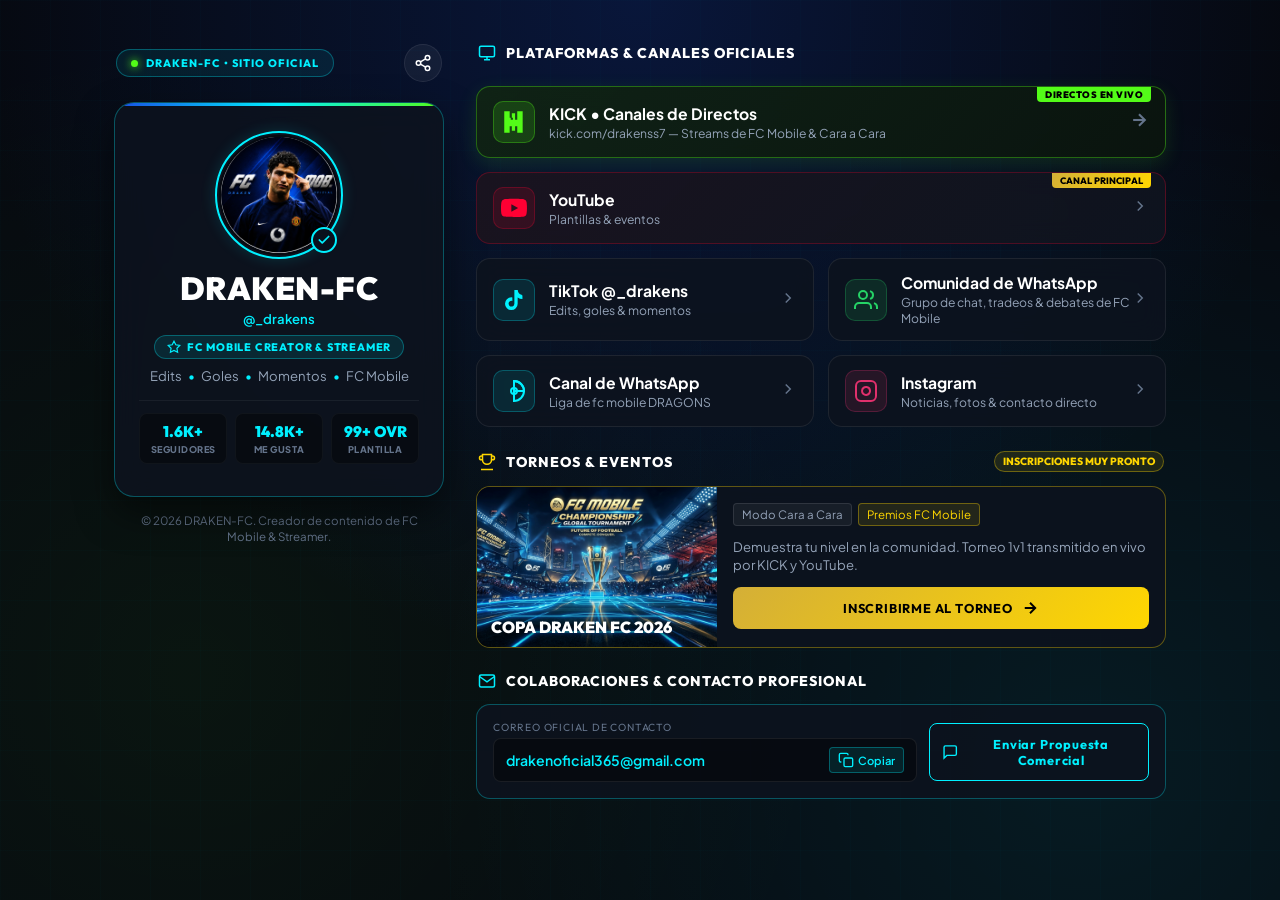
<file: index.html>
<!DOCTYPE html>
<html lang="es">
<head>
    <meta charset="UTF-8">
    <meta name="viewport" content="width=device-width, initial-scale=1.0">
    <title>DRAKEN-FC | Creador FC Mobile & Streamer</title>
    <meta name="description" content="Página oficial de enlaces de DRAKEN-FC (@_drakens). Creador de contenido de FC Mobile, Edits, Goles y Streamer en KICK.">
    
    <!-- Open Graph / Meta -->
    <meta property="og:title" content="DRAKEN-FC (@_drakens) - FC Mobile Creator & Streamer">
    <meta property="og:description" content="Enlaces oficiales de DRAKEN-FC: KICK, YouTube, TikTok, WhatsApp y Torneos FC Mobile.">
    <meta property="og:image" content="assets/logo.jpg">
    <meta property="og:type" content="website">

    <!-- Google Fonts -->
    <link rel="preconnect" href="https://fonts.googleapis.com">
    <link rel="preconnect" href="https://fonts.gstatic.com" crossorigin>
    <link href="https://fonts.googleapis.com/css2?family=Outfit:wght@400;500;600;700;800;900&family=Plus+Jakarta+Sans:wght@400;500;600;700;800&display=swap" rel="stylesheet">

    <!-- CSS -->
    <link rel="stylesheet" href="styles.css">
</head>
<body>
    <!-- Background Atmosphere -->
    <div class="bg-stadium-lights"></div>
    <div class="bg-pitch-pattern"></div>

    <div class="app-layout">
        
        <!-- SIDEBAR (PROFILE & BRANDING) -->
        <aside class="profile-sidebar">
            <header class="top-brand-bar">
                <div class="official-badge">
                    <span class="live-dot-green"></span>
                    <span>DRAKEN-FC • SITIO OFICIAL</span>
                </div>
                <button class="share-icon-btn" id="share-btn" aria-label="Compartir página" title="Compartir página">
                    <svg width="18" height="18" viewBox="0 0 24 24" fill="none" stroke="currentColor" stroke-width="2" stroke-linecap="round" stroke-linejoin="round">
                        <circle cx="18" cy="5" r="3"></circle>
                        <circle cx="6" cy="12" r="3"></circle>
                        <circle cx="18" cy="19" r="3"></circle>
                        <line x1="8.59" y1="13.51" x2="15.42" y2="17.49"></line>
                        <line x1="15.41" y1="6.51" x2="8.59" y2="10.49"></line>
                    </svg>
                </button>
            </header>

            <div class="profile-card">
                <!-- CR7 Profile Picture with Electric Cyan Glow Ring -->
                <div class="avatar-container">
                    <div class="avatar-cyan-ring"></div>
                    <img src="assets/logo.jpg" alt="Perfil DRAKEN-FC" class="avatar-img">
                    <div class="verified-seal" title="Creador Verificado FC Mobile">
                        <svg width="14" height="14" viewBox="0 0 24 24" fill="none" stroke="#00f0ff" stroke-width="3" stroke-linecap="round" stroke-linejoin="round">
                            <polyline points="20 6 9 17 4 12"></polyline>
                        </svg>
                    </div>
                </div>

                <div class="profile-meta">
                    <h1 class="brand-name">DRAKEN-FC</h1>
                    <span class="user-handle">@_drakens</span>
                    
                    <div class="creator-badge">
                        <svg width="14" height="14" viewBox="0 0 24 24" fill="none" stroke="currentColor" stroke-width="2">
                            <polygon points="12 2 15.09 8.26 22 9.27 17 14.14 18.18 21.02 12 17.77 5.82 21.02 7 14.14 2 9.27 8.91 8.26 12 2"></polygon>
                        </svg>
                        <span>FC MOBILE CREATOR & STREAMER</span>
                    </div>
                    
                    <p class="profile-description">
                        <span>Edits</span>
                        <span class="dot">•</span>
                        <span>Goles</span>
                        <span class="dot">•</span>
                        <span>Momentos</span>
                        <span class="dot">•</span>
                        <span>FC Mobile</span>
                    </p>
                </div>

                <!-- Real Social Statistics Grid -->
                <div class="sports-stats-grid">
                    <div class="stat-box">
                        <span class="stat-num">1.6K+</span>
                        <span class="stat-tag">SEGUIDORES</span>
                    </div>
                    <div class="stat-box">
                        <span class="stat-num">14.8K+</span>
                        <span class="stat-tag">ME GUSTA</span>
                    </div>
                    <div class="stat-box">
                        <span class="stat-num">99+ OVR</span>
                        <span class="stat-tag">PLANTILLA</span>
                    </div>
                </div>
            </div>

            <div class="desktop-footer-note">
                <p>&copy; 2026 DRAKEN-FC. Creador de contenido de FC Mobile & Streamer.</p>
            </div>
        </aside>

        <!-- MAIN CONTENT (LINKS & SECTIONS) -->
        <main class="main-content">

            <!-- SECTION TITLE: PLATAFORMAS -->
            <div class="section-label-bar">
                <svg width="18" height="18" viewBox="0 0 24 24" fill="none" stroke="#00f0ff" stroke-width="2">
                    <rect x="2" y="3" width="20" height="14" rx="2" ry="2"></rect>
                    <line x1="8" y1="21" x2="16" y2="21"></line>
                    <line x1="12" y1="17" x2="12" y2="21"></line>
                </svg>
                <h2>PLATAFORMAS & CANALES OFICIALES</h2>
            </div>

            <!-- LINKS GRID / LIST -->
            <div class="links-wrapper">

                <!-- FEATURED MAIN LINK 1: KICK STREAMING (Direct from profile bio) -->
                <a href="https://kick.com/drakenss7" target="_blank" rel="noopener noreferrer" class="link-card featured-kick">
                    <div class="card-tag kick-tag">DIRECTOS EN VIVO</div>
                    <div class="card-icon kick-theme">
                        <!-- Kick SVG Icon -->
                        <svg width="26" height="26" viewBox="0 0 24 24" fill="currentColor">
                            <path d="M3 2h5v6h2V4h3v4h2V2h5v20h-5v-6h-2v4h-3v-4h-2v6H3V2zm6 8h2V8H9v2zm4 0h2V8h-2v2z"/>
                        </svg>
                    </div>
                    <div class="card-text-group">
                        <span class="card-heading">KICK • Canales de Directos</span>
                        <span class="card-subheading">kick.com/drakenss7 — Streams de FC Mobile & Cara a Cara</span>
                    </div>
                    <div class="card-arrow">
                        <svg width="20" height="20" viewBox="0 0 24 24" fill="none" stroke="currentColor" stroke-width="2.5">
                            <line x1="5" y1="12" x2="19" y2="12"></line>
                            <polyline points="12 5 19 12 12 19"></polyline>
                        </svg>
                    </div>
                </a>

                <!-- FEATURED MAIN LINK 2: YOUTUBE -->
                <a href="https://www.youtube.com/channel/UCKtDK82eQd17h2fNRlalhnA" target="_blank" rel="noopener noreferrer" class="link-card featured-yt">
                    <div class="card-tag yt-tag">CANAL PRINCIPAL</div>
                    <div class="card-icon yt-theme">
                        <svg width="26" height="26" viewBox="0 0 24 24" fill="currentColor">
                            <path d="M23.498 6.186a3.016 3.016 0 0 0-2.122-2.136C19.505 3.545 12 3.545 12 3.545s-7.505 0-9.377.505A3.017 3.017 0 0 0 .502 6.186C0 8.07 0 12 0 12s0 3.93.502 5.814a3.016 3.016 0 0 0 2.122 2.136c1.871.505 9.376.505 9.376.505s7.505 0 9.377-.505a3.015 3.015 0 0 0 2.122-2.136C24 15.93 24 12 24 12s0-3.93-.502-5.814zM9.545 15.568V8.432L15.818 12l-6.273 3.568z"/>
                        </svg>
                    </div>
                    <div class="card-text-group">
                        <span class="card-heading">YouTube</span>
                        <span class="card-subheading">Plantillas & eventos</span>
                    </div>
                    <div class="card-arrow">
                        <svg width="18" height="18" viewBox="0 0 24 24" fill="none" stroke="currentColor" stroke-width="2">
                            <polyline points="9 18 15 12 9 6"></polyline>
                        </svg>
                    </div>
                </a>

                <!-- TIKTOK -->
                <a href="https://www.tiktok.com/@_drakens" target="_blank" rel="noopener noreferrer" class="link-card tiktok-card">
                    <div class="card-icon tt-theme">
                        <svg width="24" height="24" viewBox="0 0 24 24" fill="currentColor">
                            <path d="M19.59 6.69a4.83 4.83 0 0 1-3.77-4.25V2h-3.45v13.67a2.89 2.89 0 0 1-5.2 1.74 2.89 2.89 0 0 1 2.31-4.64 2.93 2.93 0 0 1 .88.13V9.4a6.84 6.84 0 0 0-1-.05A6.33 6.33 0 0 0 3 15.68 6.34 6.34 0 0 0 9.33 22 6.33 6.33 0 0 0 15.67 15.68V9.38a8.16 8.16 0 0 0 4.77 1.52V7.47a4.85 4.85 0 0 1-.85-.78z"/>
                        </svg>
                    </div>
                    <div class="card-text-group">
                        <span class="card-heading">TikTok @_drakens</span>
                        <span class="card-subheading">Edits, goles & momentos</span>
                    </div>
                    <div class="card-arrow">
                        <svg width="18" height="18" viewBox="0 0 24 24" fill="none" stroke="currentColor" stroke-width="2">
                            <polyline points="9 18 15 12 9 6"></polyline>
                        </svg>
                    </div>
                </a>

                <!-- COMUNIDAD DE WHATSAPP -->
                <a href="https://chat.whatsapp.com/E6ui7QrERHuFkhjaFEgOpK" target="_blank" rel="noopener noreferrer" class="link-card wa-comm">
                    <div class="card-icon wa-theme">
                        <svg width="24" height="24" viewBox="0 0 24 24" fill="none" stroke="currentColor" stroke-width="2">
                            <path d="M17 21v-2a4 4 0 0 0-4-4H5a4 4 0 0 0-4 4v2"></path>
                            <circle cx="9" cy="7" r="4"></circle>
                            <path d="M23 21v-2a4 4 0 0 0-3-3.87"></path>
                            <path d="M16 3.13a4 4 0 0 1 0 7.75"></path>
                        </svg>
                    </div>
                    <div class="card-text-group">
                        <span class="card-heading">Comunidad de WhatsApp</span>
                        <span class="card-subheading">Grupo de chat, tradeos & debates de FC Mobile</span>
                    </div>
                    <div class="card-arrow">
                        <svg width="18" height="18" viewBox="0 0 24 24" fill="none" stroke="currentColor" stroke-width="2">
                            <polyline points="9 18 15 12 9 6"></polyline>
                        </svg>
                    </div>
                </a>

                <!-- CANAL DE WHATSAPP -->
                <a href="https://whatsapp.com/channel/0029Vb62Nc55K3zPJJ6AcA0l" target="_blank" rel="noopener noreferrer" class="link-card wa-chan">
                    <div class="card-icon wa-chan-theme">
                        <svg width="24" height="24" viewBox="0 0 24 24" fill="none" stroke="currentColor" stroke-width="2">
                            <path d="M22 12A10 10 0 0 0 12 2v10z"></path>
                            <path d="M12 22a10 10 0 1 0 0-20v10z"></path>
                            <circle cx="12" cy="12" r="3"></circle>
                        </svg>
                    </div>
                    <div class="card-text-group">
                        <span class="card-heading">Canal de WhatsApp</span>
                        <span class="card-subheading">Liga de fc mobile DRAGONS</span>
                    </div>
                    <div class="card-arrow">
                        <svg width="18" height="18" viewBox="0 0 24 24" fill="none" stroke="currentColor" stroke-width="2">
                            <polyline points="9 18 15 12 9 6"></polyline>
                        </svg>
                    </div>
                </a>

                <!-- INSTAGRAM -->
                <a href="https://www.instagram.com/drakensfc/" target="_blank" rel="noopener noreferrer" class="link-card ig-card">
                    <div class="card-icon ig-theme">
                        <svg width="24" height="24" viewBox="0 0 24 24" fill="none" stroke="currentColor" stroke-width="2">
                            <rect x="2" y="2" width="20" height="20" rx="5" ry="5"></rect>
                            <path d="M16 11.37A4 4 0 1 1 12.63 8 4 4 0 0 1 16 11.37z"></path>
                            <line x1="17.5" y1="6.5" x2="17.51" y2="6.5"></line>
                        </svg>
                    </div>
                    <div class="card-text-group">
                        <span class="card-heading">Instagram</span>
                        <span class="card-subheading">Noticias, fotos & contacto directo</span>
                    </div>
                    <div class="card-arrow">
                        <svg width="18" height="18" viewBox="0 0 24 24" fill="none" stroke="currentColor" stroke-width="2">
                            <polyline points="9 18 15 12 9 6"></polyline>
                        </svg>
                    </div>
                </a>

            </div>

            <!-- SECTION: TORNEOS & EVENTOS -->
            <section class="content-block tournament-block">
                <div class="section-label-bar">
                    <svg width="18" height="18" viewBox="0 0 24 24" fill="none" stroke="#ffd700" stroke-width="2">
                        <path d="M6 9H4.5a2.5 2.5 0 0 1 0-5H6"></path>
                        <path d="M18 9h1.5a2.5 2.5 0 0 0 0-5H18"></path>
                        <path d="M4 22h16"></path>
                        <path d="M18 2H6v7a6 6 0 0 0 12 0V2z"></path>
                    </svg>
                    <h2>TORNEOS & EVENTOS</h2>
                    <span class="status-indicator">INSCRIPCIONES MUY PRONTO</span>
                </div>

                <div class="tournament-card-layout">
                    <div class="tournament-media">
                        <img src="assets/tournament.jpg" alt="Torneo Oficial DRAKEN-FC" class="tournament-banner-img">
                        <div class="media-title">COPA DRAKEN FC 2026</div>
                    </div>
                    <div class="tournament-info">
                        <div class="tags-row">
                            <span class="info-tag">Modo Cara a Cara</span>
                            <span class="info-tag gold">Premios FC Mobile</span>
                        </div>
                        <p class="tournament-summary">
                            Demuestra tu nivel en la comunidad. Torneo 1v1 transmitido en vivo por KICK y YouTube.
                        </p>
                        <button class="primary-action-btn gold" id="open-tournament-modal">
                            <span>INSCRIBIRME AL TORNEO</span>
                            <svg width="18" height="18" viewBox="0 0 24 24" fill="none" stroke="currentColor" stroke-width="2.5">
                                <line x1="5" y1="12" x2="19" y2="12"></line>
                                <polyline points="12 5 19 12 12 19"></polyline>
                            </svg>
                        </button>
                    </div>
                </div>
            </section>

            <!-- SECTION: CONTACTO & COLABORACIONES -->
            <section class="content-block contact-block">
                <div class="section-label-bar">
                    <svg width="18" height="18" viewBox="0 0 24 24" fill="none" stroke="#00f0ff" stroke-width="2">
                        <path d="M4 4h16c1.1 0 2 .9 2 2v12c0 1.1-.9 2-2 2H4c-1.1 0-2-.9-2-2V6c0-1.1.9-2 2-2z"></path>
                        <polyline points="22,6 12,13 2,6"></polyline>
                    </svg>
                    <h2>COLABORACIONES & CONTACTO PROFESIONAL</h2>
                </div>

                <div class="contact-card-layout">
                    <div class="contact-detail">
                        <span class="detail-label">CORREO OFICIAL DE CONTACTO</span>
                        <div class="email-display-row">
                            <span id="contact-email">drakenoficial365@gmail.com</span>
                            <button class="copy-btn" id="copy-email-btn" title="Copiar correo">
                                <svg width="16" height="16" viewBox="0 0 24 24" fill="none" stroke="currentColor" stroke-width="2">
                                    <rect x="9" y="9" width="13" height="13" rx="2" ry="2"></rect>
                                    <path d="M5 15H4a2 2 0 0 1-2-2V4a2 2 0 0 1 2-2h9a2 2 0 0 1 2 2v1"></path>
                                </svg>
                                <span>Copiar</span>
                            </button>
                        </div>
                    </div>
                    
                    <button class="primary-action-btn outline-cyan" id="open-collab-modal">
                        <svg width="18" height="18" viewBox="0 0 24 24" fill="none" stroke="currentColor" stroke-width="2">
                            <path d="M21 15a2 2 0 0 1-2 2H7l-4 4V5a2 2 0 0 1 2-2h14a2 2 0 0 1 2 2z"></path>
                        </svg>
                        <span>Enviar Propuesta Comercial</span>
                    </button>
                </div>
            </section>

            <!-- Mobile Footer -->
            <footer class="mobile-footer">
                <div class="footer-brand">DRAKEN-FC</div>
                <p>&copy; 2026 DRAKEN-FC. Todos los derechos reservados.</p>
                <p class="disclaimer">Comunidad independiente de FC Mobile. No afiliado directamente con Electronic Arts Inc.</p>
            </footer>

        </main>

    </div>

    <!-- MODAL: TORNEO -->
    <div class="modal-backdrop" id="tournament-modal">
        <div class="modal-window">
            <button class="modal-close-btn" id="close-tournament-modal" aria-label="Cerrar">&times;</button>
            <div class="modal-top">
                <svg width="32" height="32" viewBox="0 0 24 24" fill="none" stroke="#ffd700" stroke-width="2">
                    <path d="M6 9H4.5a2.5 2.5 0 0 1 0-5H6"></path>
                    <path d="M18 9h1.5a2.5 2.5 0 0 0 0-5H18"></path>
                    <path d="M4 22h16"></path>
                    <path d="M18 2H6v7a6 6 0 0 0 12 0V2z"></path>
                </svg>
                <h3>Inscripción a Copa DRAKEN-FC</h3>
            </div>
            <div class="modal-content-body">
                <div class="step-card">
                    <span class="step-badge">1</span>
                    <p>Únete al <strong>Canal de WhatsApp</strong> oficial para recibir la clave de la sala y horarios de stream.</p>
                </div>
                <div class="step-card">
                    <span class="step-badge">2</span>
                    <p>Registra tu <strong>Nombre de Usuario en FC Mobile</strong> con OVR recomendado (95+ OVR).</p>
                </div>
                <div class="step-card">
                    <span class="step-badge">3</span>
                    <p>Modalidad de torneo: <strong>1v1 Cara a Cara</strong>. Transmisión en directo por <strong>KICK</strong> y YouTube.</p>
                </div>
                <a href="https://whatsapp.com/channel/0029Vb62Nc55K3zPJJ6AcA0l" target="_blank" class="modal-action-btn gold-bg">
                    <span>Ir al Canal de WhatsApp para Inscribirme</span>
                </a>
            </div>
        </div>
    </div>

    <!-- MODAL: COLABORACIONES -->
    <div class="modal-backdrop" id="collab-modal">
        <div class="modal-window">
            <button class="modal-close-btn" id="close-collab-modal" aria-label="Cerrar">&times;</button>
            <div class="modal-top">
                <svg width="32" height="32" viewBox="0 0 24 24" fill="none" stroke="#00f0ff" stroke-width="2">
                    <path d="M4 4h16c1.1 0 2 .9 2 2v12c0 1.1-.9 2-2 2H4c-1.1 0-2-.9-2-2V6c0-1.1.9-2 2-2z"></path>
                    <polyline points="22,6 12,13 2,6"></polyline>
                </svg>
                <h3>Contacto de Negocios</h3>
            </div>
            <form class="modal-content-body form-layout" id="collab-form">
                <div class="form-field">
                    <label for="form-name">Nombre / Empresa / Marca</label>
                    <input type="text" id="form-name" placeholder="Ej. EA Sports / Marca Deportiva" required>
                </div>
                <div class="form-field">
                    <label for="form-email">Correo Electrónico</label>
                    <input type="email" id="form-email" placeholder="tu@empresa.com" required>
                </div>
                <div class="form-field">
                    <label for="form-message">Propuesta o Mensaje</label>
                    <textarea id="form-message" rows="4" placeholder="Describe brevemente la propuesta..." required></textarea>
                </div>
                <button type="submit" class="modal-action-btn cyan-bg">
                    <span>Enviar Propuesta</span>
                </button>
            </form>
        </div>
    </div>

    <!-- TOAST NOTIFICATION -->
    <div class="toast" id="toast">
        <svg width="18" height="18" viewBox="0 0 24 24" fill="none" stroke="#00f0ff" stroke-width="2.5">
            <polyline points="20 6 9 17 4 12"></polyline>
        </svg>
        <span id="toast-message">Copiado al portapapeles</span>
    </div>

    <!-- JavaScript -->
    <script src="app.js"></script>
</body>
</html>
</file>
<file: styles.css>
/* ==========================================================================
   DRAKEN-FC - OFFICIAL LINK PAGE & MEDIA HUB
   Style System: Matches exact CR7 profile branding (@_drakens / kick.com/drakenss7)
   ========================================================================== */

:root {
    /* Main Dark Theme Palette */
    --bg-main: #060910;
    --bg-surface: rgba(13, 19, 30, 0.88);
    --bg-surface-hover: rgba(20, 30, 48, 0.95);
    --bg-card: rgba(16, 24, 38, 0.8);
    
    /* Official Accent Colors from Profile Picture */
    --electric-cyan: #00f0ff;
    --electric-cyan-soft: rgba(0, 240, 255, 0.15);
    --cr7-blue: #0f359c;
    --cr7-blue-light: #184ee3;
    
    /* Kick Neon Green Accent */
    --kick-green: #53fc18;
    --kick-green-soft: rgba(83, 252, 24, 0.15);

    /* Gold & Social Colors */
    --ea-gold: #ffd700;
    --ea-gold-dim: #d4af37;
    --yt-red: #ff0033;
    --wa-green: #25d366;
    --tt-cyan: #00f2fe;
    --ig-pink: #e1306c;

    /* Typography Colors */
    --text-primary: #ffffff;
    --text-secondary: #94a3b8;
    --text-muted: #64748b;

    /* Borders */
    --border-subtle: rgba(255, 255, 255, 0.08);
    --border-cyan: rgba(0, 240, 255, 0.3);
    --border-gold: rgba(255, 215, 0, 0.35);

    /* Fonts */
    --font-heading: 'Outfit', -apple-system, sans-serif;
    --font-body: 'Plus Jakarta Sans', -apple-system, sans-serif;

    /* Radius */
    --radius-sm: 8px;
    --radius-md: 14px;
    --radius-lg: 20px;
    --radius-full: 9999px;
}

/* Reset & Global */
*, *::before, *::after {
    box-sizing: border-box;
    margin: 0;
    padding: 0;
}

html {
    scroll-behavior: smooth;
    font-size: 16px;
}

body {
    font-family: var(--font-body);
    background-color: var(--bg-main);
    color: var(--text-primary);
    min-height: 100vh;
    display: flex;
    justify-content: center;
    align-items: flex-start;
    overflow-x: hidden;
    position: relative;
    -webkit-font-smoothing: antialiased;
}

/* Background Football Atmosphere */
.bg-stadium-lights {
    position: fixed;
    top: 0;
    left: 0;
    width: 100vw;
    height: 100vh;
    background: 
        radial-gradient(circle at 50% 0%, rgba(15, 53, 156, 0.3) 0%, transparent 60%),
        radial-gradient(circle at 85% 85%, rgba(0, 240, 255, 0.08) 0%, transparent 50%),
        radial-gradient(circle at 15% 75%, rgba(83, 252, 24, 0.05) 0%, transparent 50%),
        #060910;
    z-index: 0;
    pointer-events: none;
}

.bg-pitch-pattern {
    position: fixed;
    top: 0;
    left: 0;
    width: 100vw;
    height: 100vh;
    background-image: linear-gradient(to right, rgba(0, 240, 255, 0.02) 1px, transparent 1px),
                      linear-gradient(to bottom, rgba(0, 240, 255, 0.02) 1px, transparent 1px);
    background-size: 50px 50px;
    z-index: 0;
    pointer-events: none;
    opacity: 0.7;
}

/* App Layout Container */
.app-layout {
    position: relative;
    z-index: 1;
    width: 100%;
    max-width: 480px; /* Default mobile view width */
    padding: 16px 16px 36px 16px;
    display: flex;
    flex-direction: column;
    gap: 20px;
}

/* --------------------------------------------------------------------------
   PROFILE SIDEBAR
   -------------------------------------------------------------------------- */
.profile-sidebar {
    display: flex;
    flex-direction: column;
    gap: 16px;
}

.top-brand-bar {
    display: flex;
    justify-content: space-between;
    align-items: center;
    padding: 4px 2px;
}

.official-badge {
    display: inline-flex;
    align-items: center;
    gap: 8px;
    background: rgba(0, 240, 255, 0.08);
    border: 1px solid var(--border-cyan);
    padding: 6px 14px;
    border-radius: var(--radius-full);
    color: var(--electric-cyan);
    font-family: var(--font-heading);
    font-size: 0.68rem;
    font-weight: 800;
    letter-spacing: 1px;
}

.live-dot-green {
    width: 7px;
    height: 7px;
    background: var(--kick-green);
    border-radius: 50%;
    box-shadow: 0 0 8px var(--kick-green);
}

.share-icon-btn {
    background: rgba(255, 255, 255, 0.05);
    border: 1px solid var(--border-subtle);
    color: var(--text-primary);
    width: 38px;
    height: 38px;
    border-radius: 50%;
    display: flex;
    align-items: center;
    justify-content: center;
    cursor: pointer;
    transition: all 0.2s ease;
}

.share-icon-btn:hover {
    background: rgba(0, 240, 255, 0.15);
    border-color: var(--electric-cyan);
    color: var(--electric-cyan);
}

/* Profile Main Card */
.profile-card {
    background: var(--bg-surface);
    border: 1px solid var(--border-cyan);
    border-radius: var(--radius-lg);
    padding: 24px 20px;
    display: flex;
    flex-direction: column;
    align-items: center;
    text-align: center;
    gap: 16px;
    backdrop-filter: blur(16px);
    box-shadow: 0 16px 36px rgba(0, 0, 0, 0.5);
    position: relative;
    overflow: hidden;
}

.profile-card::before {
    content: '';
    position: absolute;
    top: 0;
    left: 0;
    right: 0;
    height: 3px;
    background: linear-gradient(90deg, var(--cr7-blue-light), var(--electric-cyan), var(--kick-green));
}

/* CR7 Avatar with TikTok Style Cyan Glow Ring */
.avatar-container {
    position: relative;
    width: 104px;
    height: 104px;
}

.avatar-cyan-ring {
    position: absolute;
    top: -4px;
    left: -4px;
    right: -4px;
    bottom: -4px;
    border-radius: 50%;
    border: 2px solid var(--electric-cyan);
    box-shadow: 0 0 15px var(--electric-cyan-soft);
    pointer-events: none;
}

.avatar-img {
    width: 100%;
    height: 100%;
    object-fit: cover;
    border-radius: 50%;
    border: 2px solid var(--bg-main);
}

.verified-seal {
    position: absolute;
    bottom: 2px;
    right: 2px;
    width: 26px;
    height: 26px;
    background: #09101d;
    border: 2px solid var(--electric-cyan);
    border-radius: 50%;
    display: flex;
    align-items: center;
    justify-content: center;
}

/* Profile Text */
.profile-meta {
    display: flex;
    flex-direction: column;
    align-items: center;
    gap: 4px;
}

.brand-name {
    font-family: var(--font-heading);
    font-size: 1.8rem;
    font-weight: 900;
    letter-spacing: 0.5px;
    color: var(--text-primary);
    line-height: 1.1;
}

.user-handle {
    font-size: 0.82rem;
    color: var(--electric-cyan);
    font-weight: 600;
    margin-bottom: 4px;
}

.creator-badge {
    display: inline-flex;
    align-items: center;
    gap: 6px;
    padding: 4px 12px;
    background: rgba(0, 240, 255, 0.1);
    border: 1px solid var(--border-cyan);
    border-radius: var(--radius-full);
    color: var(--electric-cyan);
    font-family: var(--font-heading);
    font-size: 0.68rem;
    font-weight: 800;
    letter-spacing: 0.8px;
}

.profile-description {
    font-size: 0.82rem;
    color: var(--text-secondary);
    display: flex;
    align-items: center;
    justify-content: center;
    gap: 6px;
    margin-top: 4px;
}

.dot {
    color: var(--electric-cyan);
}

/* Stats Bar (Real Profile Stats) */
.sports-stats-grid {
    display: grid;
    grid-template-columns: repeat(3, 1fr);
    gap: 8px;
    width: 100%;
    padding-top: 12px;
    border-top: 1px solid rgba(255, 255, 255, 0.06);
}

.stat-box {
    display: flex;
    flex-direction: column;
    align-items: center;
    background: rgba(0, 0, 0, 0.35);
    padding: 8px 4px;
    border-radius: var(--radius-sm);
    border: 1px solid rgba(255, 255, 255, 0.04);
}

.stat-num {
    font-family: var(--font-heading);
    font-size: 0.95rem;
    font-weight: 900;
    color: var(--electric-cyan);
}

.stat-tag {
    font-size: 0.58rem;
    color: var(--text-muted);
    font-weight: 800;
    letter-spacing: 0.5px;
    margin-top: 2px;
}

.desktop-footer-note {
    display: none;
    font-size: 0.72rem;
    color: var(--text-muted);
    text-align: center;
    line-height: 1.4;
    padding: 0 10px;
}

/* --------------------------------------------------------------------------
   MAIN CONTENT AREA
   -------------------------------------------------------------------------- */
.main-content {
    display: flex;
    flex-direction: column;
    gap: 20px;
}

.section-label-bar {
    display: flex;
    align-items: center;
    gap: 10px;
    padding: 4px 2px;
}

.section-label-bar h2 {
    font-family: var(--font-heading);
    font-size: 0.88rem;
    font-weight: 800;
    letter-spacing: 1px;
    color: var(--text-primary);
}

.status-indicator {
    margin-left: auto;
    font-size: 0.65rem;
    font-family: var(--font-heading);
    font-weight: 800;
    color: var(--ea-gold);
    background: rgba(255, 215, 0, 0.1);
    border: 1px solid var(--border-gold);
    padding: 3px 8px;
    border-radius: var(--radius-full);
}

/* Links Container */
.links-wrapper {
    display: flex;
    flex-direction: column;
    gap: 12px;
}

/* Standard Link Card */
.link-card {
    position: relative;
    display: flex;
    align-items: center;
    padding: 14px 16px;
    background: var(--bg-surface);
    border: 1px solid var(--border-subtle);
    border-radius: var(--radius-md);
    text-decoration: none;
    color: var(--text-primary);
    transition: all 0.2s ease-in-out;
    backdrop-filter: blur(12px);
}

.link-card:hover {
    background: var(--bg-surface-hover);
    border-color: rgba(255, 255, 255, 0.2);
    transform: translateY(-2px);
    box-shadow: 0 8px 20px rgba(0, 0, 0, 0.4);
}

.card-icon {
    width: 42px;
    height: 42px;
    border-radius: 10px;
    display: flex;
    align-items: center;
    justify-content: center;
    margin-right: 14px;
    flex-shrink: 0;
    background: rgba(255, 255, 255, 0.04);
    border: 1px solid rgba(255, 255, 255, 0.08);
}

.card-text-group {
    display: flex;
    flex-direction: column;
    flex-grow: 1;
}

.card-heading {
    font-size: 0.98rem;
    font-weight: 700;
    color: var(--text-primary);
}

.card-subheading {
    font-size: 0.76rem;
    color: var(--text-secondary);
    margin-top: 2px;
}

.card-arrow {
    color: var(--text-muted);
    transition: transform 0.2s ease, color 0.2s ease;
}

.link-card:hover .card-arrow {
    color: var(--electric-cyan);
    transform: translateX(3px);
}

/* KICK FEATURED BUTTON (Official Green Styling) */
.link-card.featured-kick {
    background: linear-gradient(135deg, rgba(16, 36, 20, 0.95), rgba(10, 20, 15, 0.98));
    border: 1px solid rgba(83, 252, 24, 0.35);
    box-shadow: 0 6px 20px rgba(83, 252, 24, 0.12);
}

.link-card.featured-kick:hover {
    border-color: var(--kick-green);
    box-shadow: 0 8px 25px rgba(83, 252, 24, 0.25);
}

.card-tag.kick-tag {
    position: absolute;
    top: 0;
    right: 14px;
    background: var(--kick-green);
    color: #000;
    font-family: var(--font-heading);
    font-size: 0.58rem;
    font-weight: 900;
    padding: 2px 8px;
    border-bottom-left-radius: 4px;
    border-bottom-right-radius: 4px;
    letter-spacing: 0.5px;
}

.kick-theme {
    background: var(--kick-green-soft);
    border-color: rgba(83, 252, 24, 0.3);
    color: var(--kick-green);
}

.link-card.featured-kick:hover .kick-theme {
    background: var(--kick-green);
    color: #000;
}

/* Featured YouTube Card */
.link-card.featured-yt {
    background: linear-gradient(135deg, rgba(28, 20, 30, 0.9), rgba(14, 20, 31, 0.95));
    border: 1px solid rgba(255, 0, 51, 0.25);
}

.card-tag.yt-tag {
    position: absolute;
    top: 0;
    right: 14px;
    background: linear-gradient(135deg, var(--ea-gold-dim), var(--ea-gold));
    color: #000;
    font-family: var(--font-heading);
    font-size: 0.58rem;
    font-weight: 800;
    padding: 2px 8px;
    border-bottom-left-radius: 4px;
    border-bottom-right-radius: 4px;
}

.yt-theme {
    background: rgba(255, 0, 51, 0.12);
    border-color: rgba(255, 0, 51, 0.25);
    color: var(--yt-red);
}

.link-card.featured-yt:hover .yt-theme {
    background: var(--yt-red);
    color: #fff;
}

/* Social Themes */
.wa-theme {
    background: rgba(37, 211, 102, 0.12);
    border-color: rgba(37, 211, 102, 0.25);
    color: var(--wa-green);
}

.link-card.wa-comm:hover .wa-theme {
    background: var(--wa-green);
    color: #000;
}

.wa-chan-theme {
    background: rgba(0, 240, 255, 0.1);
    border-color: rgba(0, 240, 255, 0.25);
    color: var(--electric-cyan);
}

.link-card.wa-chan:hover .wa-chan-theme {
    background: var(--electric-cyan);
    color: #000;
}

.tt-theme {
    background: rgba(0, 242, 254, 0.1);
    border-color: rgba(0, 242, 254, 0.25);
    color: var(--tt-cyan);
}

.link-card.tiktok-card:hover .tt-theme {
    background: var(--tt-cyan);
    color: #000;
}

.ig-theme {
    background: rgba(225, 48, 108, 0.12);
    border-color: rgba(225, 48, 108, 0.25);
    color: var(--ig-pink);
}

.link-card.ig-card:hover .ig-theme {
    background: var(--ig-pink);
    color: #fff;
}

/* --------------------------------------------------------------------------
   SPECIAL BLOCKS (TORNEOS & CONTACTO)
   -------------------------------------------------------------------------- */
.content-block {
    display: flex;
    flex-direction: column;
    gap: 10px;
}

/* Tournament Block */
.tournament-card-layout {
    background: var(--bg-surface);
    border: 1px solid var(--border-gold);
    border-radius: var(--radius-md);
    overflow: hidden;
    backdrop-filter: blur(12px);
    display: flex;
    flex-direction: column;
}

.tournament-media {
    position: relative;
    width: 100%;
    height: 130px;
}

.tournament-banner-img {
    width: 100%;
    height: 100%;
    object-fit: cover;
}

.media-title {
    position: absolute;
    bottom: 10px;
    left: 14px;
    font-family: var(--font-heading);
    font-size: 1rem;
    font-weight: 900;
    color: #fff;
    text-shadow: 0 2px 8px rgba(0, 0, 0, 0.9);
}

.tournament-info {
    padding: 16px;
    display: flex;
    flex-direction: column;
    gap: 12px;
}

.tags-row {
    display: flex;
    flex-wrap: wrap;
    gap: 6px;
}

.info-tag {
    font-size: 0.72rem;
    padding: 3px 8px;
    background: rgba(255, 255, 255, 0.05);
    border: 1px solid rgba(255, 255, 255, 0.1);
    border-radius: 4px;
    color: var(--text-secondary);
}

.info-tag.gold {
    background: rgba(255, 215, 0, 0.1);
    border-color: var(--border-gold);
    color: var(--ea-gold);
}

.tournament-summary {
    font-size: 0.82rem;
    color: var(--text-secondary);
    line-height: 1.4;
}

/* Buttons */
.primary-action-btn {
    width: 100%;
    padding: 12px;
    font-family: var(--font-heading);
    font-size: 0.8rem;
    font-weight: 700;
    letter-spacing: 0.8px;
    border: none;
    border-radius: var(--radius-sm);
    cursor: pointer;
    display: flex;
    align-items: center;
    justify-content: center;
    gap: 8px;
    transition: all 0.2s ease;
}

.primary-action-btn.gold {
    background: linear-gradient(135deg, var(--ea-gold-dim), var(--ea-gold));
    color: #000;
}

.primary-action-btn.gold:hover {
    box-shadow: 0 4px 15px rgba(255, 215, 0, 0.3);
    transform: translateY(-1px);
}

.primary-action-btn.outline-cyan {
    background: transparent;
    border: 1px solid var(--electric-cyan);
    color: var(--electric-cyan);
}

.primary-action-btn.outline-cyan:hover {
    background: var(--electric-cyan-soft);
    transform: translateY(-1px);
}

/* Contact Block */
.contact-card-layout {
    background: var(--bg-surface);
    border: 1px solid var(--border-cyan);
    border-radius: var(--radius-md);
    padding: 16px;
    display: flex;
    flex-direction: column;
    gap: 12px;
}

.contact-detail {
    display: flex;
    flex-direction: column;
    gap: 4px;
}

.detail-label {
    font-family: var(--font-heading);
    font-size: 0.65rem;
    color: var(--text-muted);
    letter-spacing: 0.8px;
}

.email-display-row {
    display: flex;
    align-items: center;
    justify-content: space-between;
    background: rgba(0, 0, 0, 0.4);
    border: 1px solid rgba(255, 255, 255, 0.08);
    padding: 8px 12px;
    border-radius: var(--radius-sm);
    font-size: 0.88rem;
    font-weight: 600;
    color: var(--electric-cyan);
}

.copy-btn {
    background: rgba(0, 240, 255, 0.1);
    border: 1px solid var(--border-cyan);
    color: var(--electric-cyan);
    padding: 4px 8px;
    border-radius: 4px;
    font-size: 0.7rem;
    font-family: var(--font-body);
    font-weight: 600;
    cursor: pointer;
    display: flex;
    align-items: center;
    gap: 4px;
    transition: all 0.2s ease;
}

.copy-btn:hover {
    background: var(--electric-cyan);
    color: #000;
}

/* Mobile Footer */
.mobile-footer {
    text-align: center;
    margin-top: 10px;
    display: flex;
    flex-direction: column;
    align-items: center;
    gap: 4px;
    padding-top: 16px;
    border-top: 1px solid rgba(255, 255, 255, 0.05);
    font-size: 0.72rem;
    color: var(--text-muted);
}

.footer-brand {
    font-family: var(--font-heading);
    font-weight: 800;
    font-size: 0.9rem;
    color: var(--text-muted);
    letter-spacing: 1px;
}

.disclaimer {
    font-size: 0.65rem;
    color: rgba(255, 255, 255, 0.25);
    max-width: 300px;
}

/* --------------------------------------------------------------------------
   MODALS & TOASTS
   -------------------------------------------------------------------------- */
.modal-backdrop {
    position: fixed;
    top: 0;
    left: 0;
    width: 100vw;
    height: 100vh;
    background: rgba(4, 7, 12, 0.85);
    backdrop-filter: blur(8px);
    z-index: 100;
    display: flex;
    align-items: center;
    justify-content: center;
    padding: 16px;
    opacity: 0;
    pointer-events: none;
    transition: opacity 0.25s ease;
}

.modal-backdrop.active {
    opacity: 1;
    pointer-events: auto;
}

.modal-window {
    background: #0d1320;
    border: 1px solid var(--border-cyan);
    border-radius: var(--radius-lg);
    width: 100%;
    max-width: 440px;
    padding: 24px;
    position: relative;
    box-shadow: 0 20px 40px rgba(0, 0, 0, 0.8);
    transform: translateY(10px);
    transition: transform 0.25s ease;
}

.modal-backdrop.active .modal-window {
    transform: translateY(0);
}

.modal-close-btn {
    position: absolute;
    top: 14px;
    right: 14px;
    background: transparent;
    border: none;
    color: var(--text-muted);
    font-size: 1.4rem;
    cursor: pointer;
}

.modal-close-btn:hover {
    color: #fff;
}

.modal-top {
    display: flex;
    flex-direction: column;
    align-items: center;
    gap: 8px;
    margin-bottom: 16px;
    text-align: center;
}

.modal-top h3 {
    font-family: var(--font-heading);
    font-size: 1.1rem;
}

.modal-content-body {
    display: flex;
    flex-direction: column;
    gap: 12px;
}

.step-card {
    display: flex;
    align-items: center;
    gap: 10px;
    background: rgba(255, 255, 255, 0.03);
    padding: 10px 12px;
    border-radius: var(--radius-sm);
    font-size: 0.82rem;
    color: var(--text-secondary);
}

.step-badge {
    background: var(--electric-cyan);
    color: #000;
    font-weight: 800;
    width: 20px;
    height: 20px;
    border-radius: 50%;
    display: flex;
    align-items: center;
    justify-content: center;
    flex-shrink: 0;
    font-size: 0.72rem;
}

.modal-action-btn {
    display: flex;
    align-items: center;
    justify-content: center;
    padding: 12px;
    font-family: var(--font-heading);
    font-weight: 700;
    font-size: 0.82rem;
    border-radius: var(--radius-sm);
    text-decoration: none;
    margin-top: 8px;
    border: none;
    cursor: pointer;
}

.modal-action-btn.gold-bg {
    background: linear-gradient(135deg, var(--ea-gold-dim), var(--ea-gold));
    color: #000;
}

.modal-action-btn.cyan-bg {
    background: linear-gradient(135deg, var(--cr7-blue-light), var(--electric-cyan));
    color: #000;
}

.form-layout .form-field {
    display: flex;
    flex-direction: column;
    gap: 4px;
}

.form-layout label {
    font-size: 0.75rem;
    color: var(--text-secondary);
    font-weight: 600;
}

.form-layout input, .form-layout textarea {
    background: rgba(0, 0, 0, 0.4);
    border: 1px solid rgba(255, 255, 255, 0.1);
    border-radius: var(--radius-sm);
    padding: 8px 10px;
    color: #fff;
    font-family: var(--font-body);
    font-size: 0.85rem;
    outline: none;
}

.form-layout input:focus, .form-layout textarea:focus {
    border-color: var(--electric-cyan);
}

/* Toast */
.toast {
    position: fixed;
    bottom: 20px;
    left: 50%;
    transform: translateX(-50%) translateY(80px);
    background: #0f172a;
    border: 1px solid var(--electric-cyan);
    box-shadow: 0 8px 24px rgba(0, 240, 255, 0.25);
    padding: 10px 18px;
    border-radius: var(--radius-full);
    display: flex;
    align-items: center;
    gap: 8px;
    z-index: 200;
    opacity: 0;
    transition: all 0.25s ease;
    font-size: 0.82rem;
    font-weight: 600;
    color: #fff;
}

.toast.show {
    transform: translateX(-50%) translateY(0);
    opacity: 1;
}

/* ==========================================================================
   LAPTOP / DESKTOP RESPONSIVE LAYOUT (DEVICES >= 900px)
   ========================================================================== */
@media (min-width: 900px) {
    .app-layout {
        max-width: 1100px;
        padding: 40px 24px;
        display: grid;
        grid-template-columns: 330px 1fr;
        gap: 32px;
        align-items: start;
    }

    /* Sticky Desktop Sidebar Profile */
    .profile-sidebar {
        position: sticky;
        top: 40px;
    }

    .profile-card {
        padding: 32px 24px;
    }

    .avatar-container {
        width: 120px;
        height: 120px;
    }

    .brand-name {
        font-size: 2rem;
    }

    .desktop-footer-note {
        display: block;
    }

    .mobile-footer {
        display: none;
    }

    /* Links Grid on Desktop */
    .links-wrapper {
        display: grid;
        grid-template-columns: repeat(2, 1fr);
        gap: 14px;
    }

    /* KICK and YouTube featured links span full width on desktop grid */
    .link-card.featured-kick,
    .link-card.featured-yt {
        grid-column: 1 / -1;
    }

    /* Tournament & Contact horizontal layouts on Desktop */
    .tournament-card-layout {
        display: grid;
        grid-template-columns: 240px 1fr;
    }

    .tournament-media {
        height: 100%;
        min-height: 160px;
    }

    .contact-card-layout {
        display: grid;
        grid-template-columns: 1fr 220px;
        align-items: center;
    }
}
</file>
